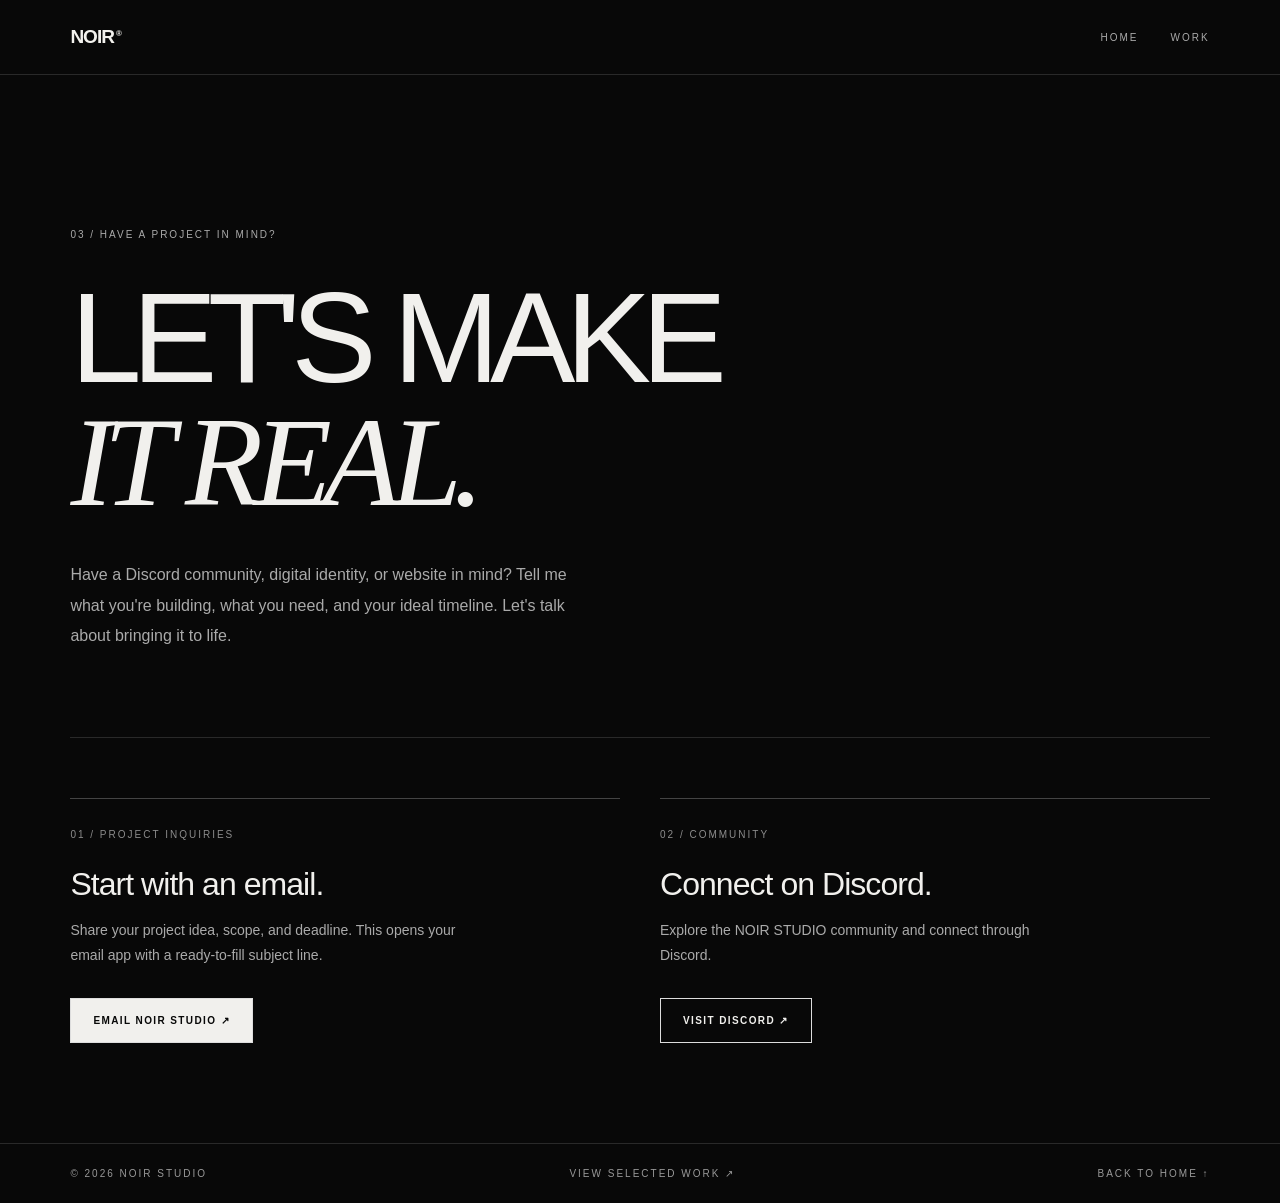
<file: contact.html>
<!DOCTYPE html>
<html lang="en">
<head>
  <meta charset="UTF-8">
  <meta name="viewport" content="width=device-width, initial-scale=1.0">
  <meta name="description" content="Contact NOIR STUDIO for Discord community design, digital graphics, and web design projects.">
  <title>Contact — NOIR STUDIO</title>
  <link rel="stylesheet" href="style.css">
  <style>
    /* Scoped contact-page styles: existing pages and stylesheet remain unchanged. */
    body.noir-contact { margin: 0; padding: 0; background: #080808; color: #f1f0ed; text-align: left; font-family: "Helvetica Neue", Arial, sans-serif; }
    .noir-contact *, .noir-contact *::before, .noir-contact *::after { box-sizing: border-box; }
    .nc-header { display: flex; justify-content: space-between; align-items: center; gap: 20px; padding: 26px 5.5%; border-bottom: 1px solid #292929; }
    .nc-brand { color: #f3f2ee; font-size: 19px; font-weight: 700; letter-spacing: -1px; text-decoration: none; }
    .nc-brand sup { font-size: 8px; vertical-align: super; margin-left: 2px; }
    .nc-nav { display: flex; flex-wrap: wrap; gap: 32px; }
    .nc-nav a, .nc-kicker, .nc-index, .nc-footer { font-size: 10px; letter-spacing: 2px; text-transform: uppercase; }
    .nc-nav a { color: #aaa; text-decoration: none; transition: color .2s; }
    .nc-nav a:hover, .nc-nav a:focus-visible { color: #fff; }
    .nc-main { width: min(1260px, 89%); margin: 0 auto; }
    .nc-intro { padding: clamp(80px, 12vw, 180px) 0 85px; border-bottom: 1px solid #292929; }
    .nc-kicker { color: #aaa; margin: 0 0 35px; }
    .nc-title { margin: 0; font-size: clamp(60px, 10vw, 152px); line-height: .98; letter-spacing: -.075em; font-weight: 400; text-transform: uppercase; }
    .nc-title em { display: block; font-family: Georgia, "Times New Roman", serif; font-weight: 400; letter-spacing: -.075em; text-transform: none; }
    .nc-description { max-width: 520px; margin: 35px 0 0; color: #aaa; font-size: 16px; line-height: 1.9; letter-spacing: 0; }
    .nc-options { display: grid; grid-template-columns: 1fr 1fr; gap: 40px; padding: 60px 0 100px; }
    .nc-card { display: flex; flex-direction: column; align-items: flex-start; min-height: 245px; padding: 30px 0 0; border-top: 1px solid #444; }
    .nc-index { color: #8c8c8c; margin: 0 0 26px; }
    .nc-card h2 { font-size: clamp(23px, 2.5vw, 36px); font-weight: 400; letter-spacing: -.03em; text-transform: none; margin: 0 0 15px; }
    .nc-card p:not(.nc-index) { color: #aaa; font-size: 14px; letter-spacing: 0; line-height: 1.8; max-width: 400px; margin: 0 0 30px; }
    .nc-action { display: inline-block; margin-top: auto; padding: 16px 22px; border: 1px solid #ddd; color: #080808; background: #f1f0ed; text-decoration: none; text-transform: uppercase; font-size: 10px; font-weight: 700; letter-spacing: 1.4px; transition: background .25s, color .25s; }
    .nc-action:hover, .nc-action:focus-visible { color: #f1f0ed; background: transparent; }
    .nc-action.secondary { background: transparent; color: #f1f0ed; }
    .nc-action.secondary:hover, .nc-action.secondary:focus-visible { background: #f1f0ed; color: #080808; }
    .nc-footer { display: flex; justify-content: space-between; gap: 20px; border-top: 1px solid #292929; padding: 24px 5.5%; color: #999; }
    .nc-footer a { color: inherit; text-decoration: none; }
    .nc-footer a:hover { color: #fff; }
    @media (max-width: 700px) { .nc-header { padding: 24px 6%; } .nc-nav { gap: 16px; } .nc-main { width: 88%; } .nc-intro { padding: 95px 0 65px; } .nc-description { font-size: 14px; } .nc-options { grid-template-columns: 1fr; gap: 50px; padding: 50px 0 70px; } .nc-card { min-height: 0; } .nc-footer { padding: 22px 6%; flex-wrap: wrap; } }
    @media (prefers-reduced-motion: reduce) { .nc-nav a, .nc-action { transition: none; } }
  </style>
</head>
<body class="noir-contact">
  <header class="nc-header">
    <a class="nc-brand" href="index.html" aria-label="NOIR STUDIO home">NOIR<sup>®</sup></a>
    <nav class="nc-nav" aria-label="Main navigation">
      <a href="index.html">Home</a>
      <a href="work.html">Work</a>
    </nav>
  </header>
  <main class="nc-main">
    <section class="nc-intro" aria-labelledby="contact-title">
      <p class="nc-kicker">03 / HAVE A PROJECT IN MIND?</p>
      <h1 class="nc-title" id="contact-title">LET'S MAKE <em>IT REAL.</em></h1>
      <p class="nc-description">Have a Discord community, digital identity, or website in mind? Tell me what you're building, what you need, and your ideal timeline. Let's talk about bringing it to life.</p>
    </section>
    <section class="nc-options" aria-label="Ways to get in touch">
      <article class="nc-card">
        <p class="nc-index">01 / PROJECT INQUIRIES</p>
        <h2>Start with an email.</h2>
        <p>Share your project idea, scope, and deadline. This opens your email app with a ready-to-fill subject line.</p>
        <a class="nc-action" href="mailto:samar.logica@gmail.com?subject=NOIR%20STUDIO%20%E2%80%94%20Project%20Inquiry">Email NOIR STUDIO ↗</a>
      </article>
      <article class="nc-card">
        <p class="nc-index">02 / COMMUNITY</p>
        <h2>Connect on Discord.</h2>
        <p>Explore the NOIR STUDIO community and connect through Discord.</p>
        <a class="nc-action secondary" href="https://discord.gg/A3uRpn9Tyr" target="_blank" rel="noopener noreferrer">Visit Discord ↗</a>
      </article>
    </section>
  </main>
  <footer class="nc-footer"><span>© 2026 NOIR STUDIO</span><a href="work.html">VIEW SELECTED WORK ↗</a><a href="index.html">BACK TO HOME ↑</a></footer>
</body>
</html>
</file>
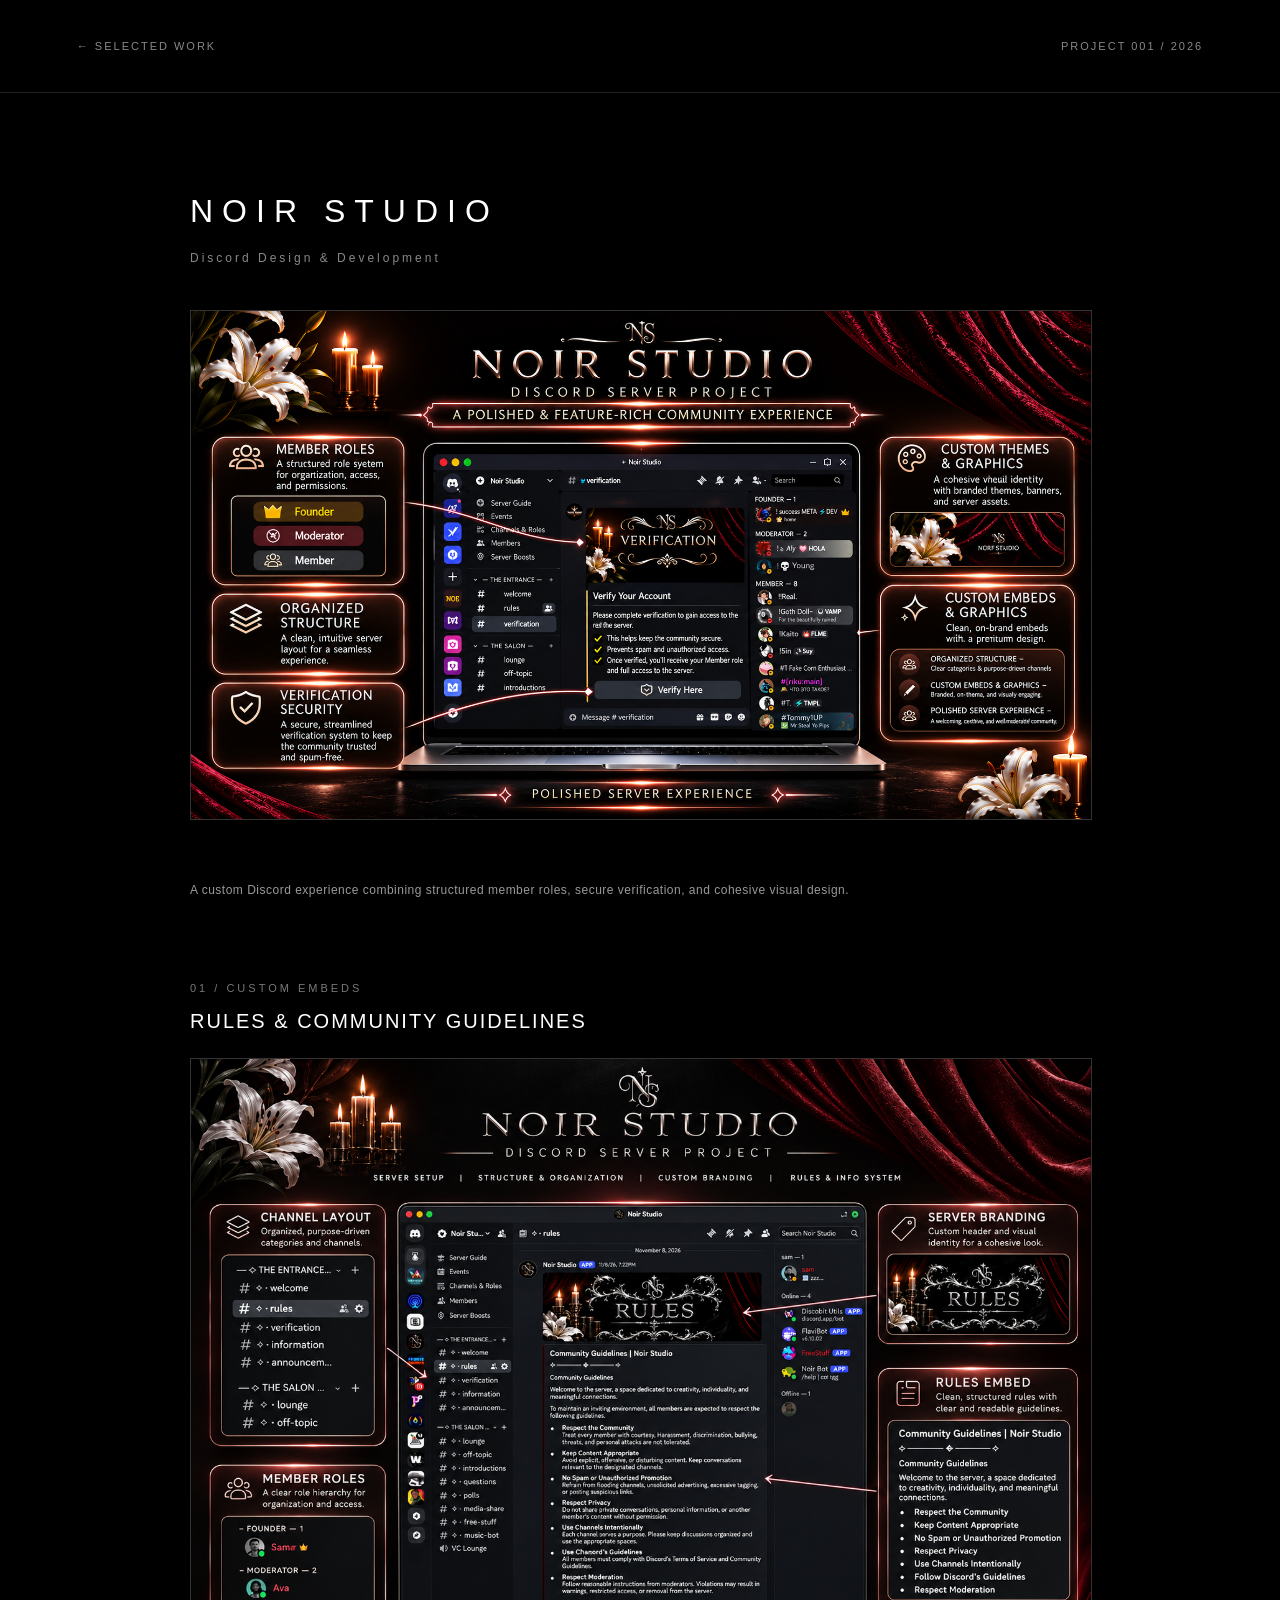
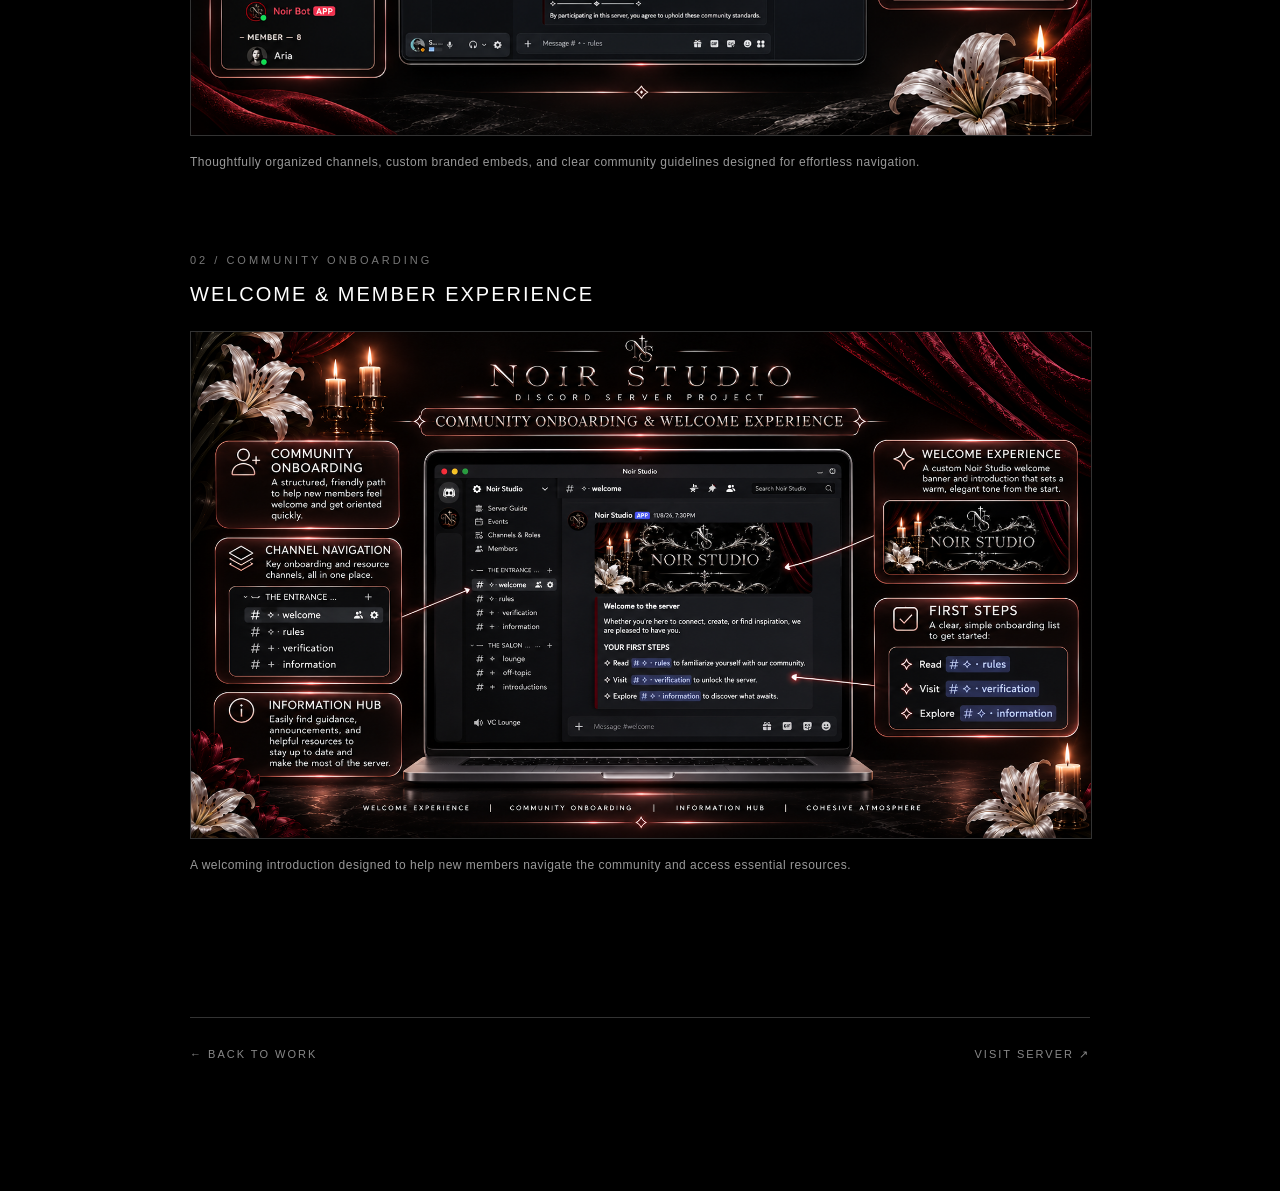
<file: noir-project.html>
<!DOCTYPE html>
<html lang="en">
<head>
    <meta charset="UTF-8">
    <meta name="viewport" content="width=device-width, initial-scale=1.0">
    <title>Noir Studio — Project Details</title>
    <link rel="stylesheet" href="style.css">
</head>

<body class="project-page">

    <header class="case-header">
        <a href="work.html" class="back-link">← SELECTED WORK</a>
        <span>PROJECT 001 / 2026</span>
    </header>

    <main class="case-study">

        <h1>NOIR STUDIO</h1>
        <p class="case-subtitle">
            Discord Design & Development
        </p>

<div class="case-hero">
    <img
        src="images/noir-hero.png"
        alt="Noir Studio server roles, verification security, custom themes and community experience"
        role="button"
        tabindex="0"
        aria-label="Enlarge Noir Studio hero image"
        onclick="openHero()"
        onkeydown="if(event.key === 'Enter' || event.key === ' ') { event.preventDefault(); openHero(); }"
    >
</div>

<p class="showcase-caption">
    A custom Discord experience combining structured member roles,
    secure verification, and cohesive visual design.
</p>

<section class="visual-gallery">
    <div class="gallery-heading">
        <span>01 / CUSTOM EMBEDS</span>
        <h2>Rules & Community Guidelines</h2>
    </div>

<img
    src="images/noir-rules.png"
    alt="Noir Studio Discord rules and community guidelines"
    class="gallery-image"
    role="button"
    tabindex="0"
    aria-label="Enlarge Rules showcase"
    onclick="openRules()"
    onkeydown="if(event.key === 'Enter' || event.key === ' ') { event.preventDefault(); openRules(); }"
>

<p class="showcase-caption">
    Thoughtfully organized channels, custom branded embeds,
    and clear community guidelines designed for effortless navigation.
</p>

<section class="visual-gallery">
    <div class="gallery-heading">
        <span>02 / COMMUNITY ONBOARDING</span>
        <h2>Welcome & Member Experience</h2>
    </div>

<img
    src="images/noir-onboarding.png"
    alt="Noir Studio community onboarding and welcome experience"
    class="gallery-image"
    role="button"
    tabindex="0"
    aria-label="Enlarge onboarding showcase"
    onclick="openOnboarding()"
    onkeydown="if(event.key === 'Enter' || event.key === ' ') { event.preventDefault(); openOnboarding(); }"
>

    <p class="showcase-caption">
        A welcoming introduction designed to help new members
        navigate the community and access essential resources.
    </p>
</section>


        <footer class="case-footer">
            <a href="work.html">← BACK TO WORK</a>
            <a href="https://discord.gg/A3uRpn9Tyr"
               target="_blank"
               rel="noopener noreferrer">
                VISIT SERVER ↗
            </a>
        </footer>

    </main>

<div id="rules-lightbox" class="showcase-lightbox"
     onclick="closeRules()"
     role="dialog"
     aria-modal="true"
     aria-label="Rules showcase"
     hidden>

    <button class="lightbox-close"
            onclick="closeRules()"
            aria-label="Close image">&times;</button>

    <img
        src="images/noir-rules.png"
        alt="Enlarged Noir Studio rules showcase"
        onclick="event.stopPropagation()"
    >
</div>

<script>
    function openRules() {
        document.getElementById("rules-lightbox").hidden = false;
        document.body.style.overflow = "hidden";
    }

    function closeRules() {
        document.getElementById("rules-lightbox").hidden = true;
        document.body.style.overflow = "";
    }

    document.addEventListener("keydown", function(event) {
        if (event.key === "Escape") closeRules();
    });
</script>

<div id="hero-lightbox"
     class="showcase-lightbox"
     role="dialog"
     aria-modal="true"
     aria-label="Noir Studio hero showcase"
     onclick="closeHero()"
     hidden>

    <button class="lightbox-close"
            onclick="closeHero()"
            aria-label="Close image">&times;</button>

    <img
        src="images/noir-hero.png"
        alt="Enlarged Noir Studio hero showcase"
        onclick="event.stopPropagation()"
    >
</div>

<script>
    function openHero() {
        document.getElementById("hero-lightbox").hidden = false;
        document.body.style.overflow = "hidden";
    }

    function closeHero() {
        document.getElementById("hero-lightbox").hidden = true;
        document.body.style.overflow = "";
    }

    document.addEventListener("keydown", function(event) {
        if (event.key === "Escape") closeHero();
    });
</script>

<!-- ONBOARDING IMAGE LIGHTBOX -->

<div id="onboarding-lightbox"
     class="showcase-lightbox"
     role="dialog"
     aria-modal="true"
     aria-label="Noir Studio onboarding showcase"
     onclick="closeOnboarding()"
     hidden>

    <button class="lightbox-close"
            onclick="closeOnboarding()"
            aria-label="Close image">&times;</button>

    <img
        src="images/noir-onboarding.png"
        alt="Enlarged Noir Studio onboarding showcase"
        onclick="event.stopPropagation()"
    >
</div>

<script>
    function openOnboarding() {
        document.getElementById("onboarding-lightbox").hidden = false;
        document.body.style.overflow = "hidden";
    }

    function closeOnboarding() {
        document.getElementById("onboarding-lightbox").hidden = true;
        document.body.style.overflow = "";
    }

    document.addEventListener("keydown", function(event) {
        if (event.key === "Escape") closeOnboarding();
    });
</script>

</body>
</html>
</file>
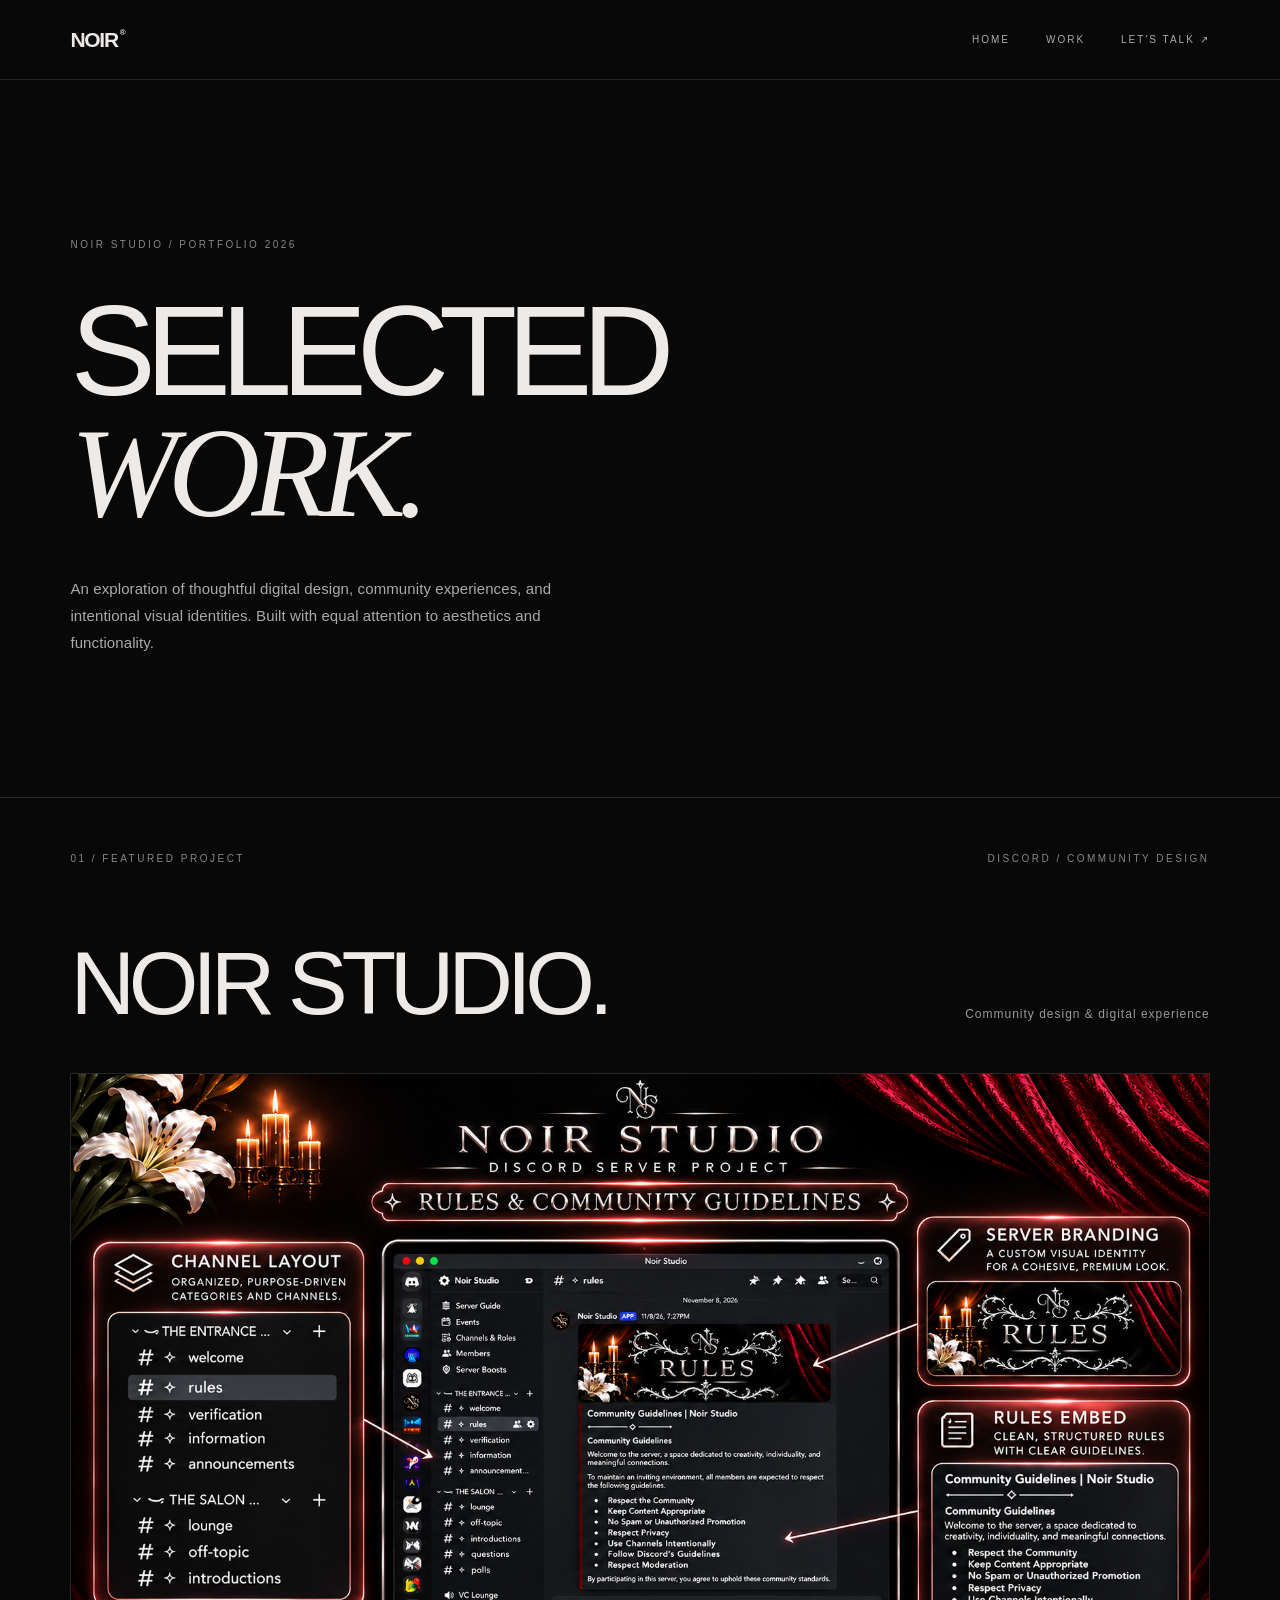
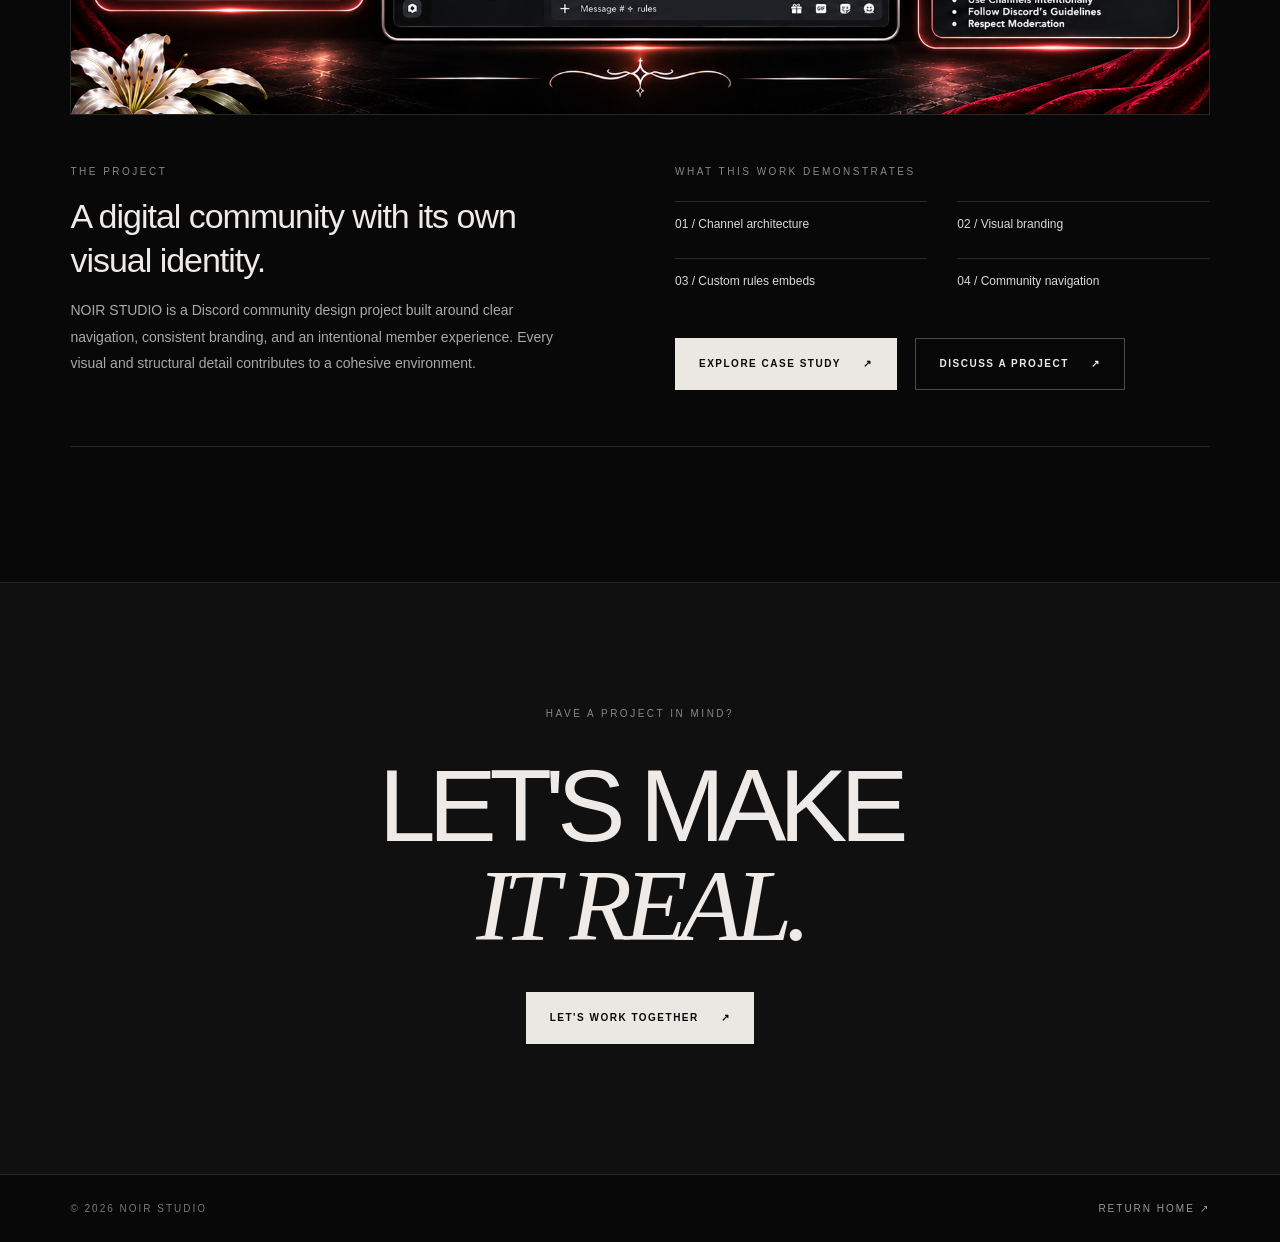
<file: work.html>
<!DOCTYPE html>
<html lang="en">
<head>
  <meta charset="UTF-8">
  <meta name="viewport" content="width=device-width, initial-scale=1.0">
  <meta name="description" content="Explore selected Discord design and digital experience work from NOIR STUDIO.">
  <title>Selected Work | NOIR STUDIO</title>
  <link rel="stylesheet" href="style.css?v=2">
  <style>
    /* Portfolio-specific styling. Existing site pages remain unchanged. */
    * { box-sizing: border-box; }
    html { scroll-behavior: smooth; }
    body.noir-work { margin: 0; padding: 0; background: #080808; color: #eeeae7; text-align: left; font-family: "Helvetica Neue", Arial, sans-serif; }
    .noir-work a { color: inherit; }
    .nw-wrap { width: min(1360px, calc(100% - 11%)); margin: auto; }
    .nw-header { height: 80px; display: flex; align-items: center; justify-content: space-between; border-bottom: 1px solid #222; padding: 0 5.5%; }
    .nw-logo { font-size: 21px; font-weight: 700; letter-spacing: -.06em; text-decoration: none; }
    .nw-logo sup { font-size: 8px; position: relative; top: -.5em; margin-left: 2px; }
    .nw-nav { display: flex; gap: 36px; align-items: center; }
    .nw-nav a { font-size: 10px; letter-spacing: 2px; text-decoration: none; color: #aaa; transition: color .2s; }
    .nw-nav a:hover, .nw-nav a:focus-visible { color: #fff; }
    .nw-hero { padding-top: clamp(100px, 12vw, 185px); padding-bottom: clamp(90px, 11vw, 155px); }
    .nw-eyebrow, .nw-kicker { color: #878787; font-size: 10px; letter-spacing: 2.5px; text-transform: uppercase; }
    .nw-hero h1 { font-size: clamp(58px, 10vw, 150px); line-height: .96; letter-spacing: -.08em; font-weight: 400; text-transform: none; margin: 38px 0 40px; }
    .nw-hero h1 em, .nw-outro h2 em { display: block; font-family: Georgia, "Times New Roman", serif; font-weight: 400; letter-spacing: -.07em; }
    .nw-intro { max-width: 520px; color: #aaa; font-size: 15px; line-height: 1.8; letter-spacing: .1px; text-align: left; margin: 0; }
    .nw-project { border-top: 1px solid #2b2b2b; padding: 55px 0 135px; }
    .nw-meta { display: flex; justify-content: space-between; gap: 18px; }
    .nw-heading { margin: 75px 0 28px; display: flex; flex-wrap: wrap; align-items: flex-end; justify-content: space-between; gap: 25px; }
    .nw-heading h2 { font-size: clamp(48px, 7vw, 102px); line-height: 1; letter-spacing: -.07em; font-weight: 400; margin: 0; text-transform: none; }
    .nw-heading p { margin: 0 0 8px; color: #999; font-size: 12px; letter-spacing: 1px; }
    .nw-visual { display: block; width: 100%; padding: 0; border: 1px solid #282828; cursor: zoom-in; background: #151515; margin: 44px 0 0; overflow: hidden; }
    .nw-visual img { display: block; width: 100%; height: auto; transition: transform .5s ease; }
    .nw-visual:hover img { transform: scale(1.012); }
    .nw-details { display: grid; grid-template-columns: 1fr 1fr; gap: 70px; padding: 46px 0 55px; border-bottom: 1px solid #292929; }
    .nw-details h3 { font-size: clamp(22px, 3vw, 34px); line-height: 1.3; font-weight: 400; letter-spacing: -.03em; margin: 15px 0; }
    .nw-details p { color: #a9a9a9; font-size: 14px; letter-spacing: 0; line-height: 1.9; max-width: 510px; text-align: left; }
    .nw-capabilities { display: grid; grid-template-columns: 1fr 1fr; gap: 12px 30px; padding-top: 22px; }
    .nw-capabilities span { font-size: 12px; color: #dadada; padding: 15px 0; border-top: 1px solid #292929; }
    .nw-actions { display: flex; flex-wrap: wrap; gap: 18px; margin-top: 35px; }
    .nw-primary, .nw-secondary { display: inline-flex; align-items: center; justify-content: center; gap: 22px; min-height: 52px; padding: 15px 24px; text-decoration: none; font-size: 10px; font-weight: 600; letter-spacing: 1.5px; transition: background .25s, color .25s; }
    .nw-primary { background: #ebe8e3; color: #080808 !important; }
    .nw-primary:hover { background: #bbb7b1; }
    .nw-secondary { border: 1px solid #4a4a4a; color: #dedede; }
    .nw-secondary:hover { background: #202020; }
    .nw-outro { border-top: 1px solid #242424; padding: 120px 20px 130px; text-align: center; background: #101010; }
    .nw-outro h2 { margin: 35px 0; font-size: clamp(56px, 8vw, 110px); font-weight: 400; letter-spacing: -.07em; line-height: .98; text-transform: none; }
    .nw-outro h2 em { font-style: italic; }
    .nw-footer { border-top: 1px solid #252525; display: flex; justify-content: space-between; padding: 28px 5.5%; gap: 20px; color: #777; font-size: 10px; letter-spacing: 2px; }
    .nw-footer a { color: #999; text-decoration: none; }
    .nw-lightbox[hidden] { display: none; }
    .nw-lightbox { position: fixed; inset: 0; z-index: 9999; display: flex; align-items: center; justify-content: center; background: rgba(0,0,0,.96); padding: 60px 20px 25px; }
    .nw-lightbox img { max-width: 95vw; max-height: 88vh; object-fit: contain; }
    .nw-close { position: absolute; right: 24px; top: 14px; border: 0; background: transparent; color: #fff; font-size: 36px; cursor: pointer; padding: 8px 14px; }
    .noir-work :focus-visible { outline: 2px solid #eee; outline-offset: 5px; }
    @media (max-width: 700px) {
      .nw-header { height: 68px; padding: 0 6%; }
      .nw-wrap { width: 88%; }
      .nw-nav { gap: 16px; }
      .nw-nav a { font-size: 9px; letter-spacing: 1px; }
      .nw-hero { padding-top: 90px; padding-bottom: 90px; }
      .nw-hero h1 { margin: 25px 0; }
      .nw-project { padding: 35px 0 85px; }
      .nw-heading { margin-top: 55px; }
      .nw-details { grid-template-columns: 1fr; gap: 28px; }
      .nw-capabilities { grid-template-columns: 1fr; gap: 0; }
      .nw-outro { padding: 90px 6%; }
      .nw-footer { flex-wrap: wrap; }
    }
    @media (prefers-reduced-motion: reduce) { html { scroll-behavior: auto; } .nw-visual img { transition: none; } }
  </style>
</head>
<body class="noir-work">
  <header class="nw-header">
    <a href="index.html" class="nw-logo" aria-label="Noir Studio home">NOIR<sup>®</sup></a>
    <nav class="nw-nav" aria-label="Main navigation">
      <a href="index.html">HOME</a>
      <a href="#selected-work">WORK</a>
      <a href="contact.html">LET'S TALK ↗</a>
    </nav>
  </header>
  <main>
    <section class="nw-wrap nw-hero">
      <span class="nw-eyebrow">NOIR STUDIO / PORTFOLIO 2026</span>
      <h1>SELECTED <em>WORK.</em></h1>
      <p class="nw-intro">An exploration of thoughtful digital design, community experiences, and intentional visual identities. Built with equal attention to aesthetics and functionality.</p>
    </section>
    <section class="nw-project" id="selected-work" aria-labelledby="featured-title">
      <div class="nw-wrap">
        <div class="nw-meta"><span class="nw-kicker">01 / FEATURED PROJECT</span><span class="nw-kicker">DISCORD / COMMUNITY DESIGN</span></div>
        <div class="nw-heading"><h2 id="featured-title">NOIR STUDIO.</h2><p>Community design & digital experience</p></div>
        <button class="nw-visual" id="open-showcase" type="button" aria-label="Enlarge NOIR STUDIO project image">
          <img src="images/noir-studio-showcase.png" alt="NOIR STUDIO Discord server showcase displaying branded guidelines, channel structure, and visual design">
        </button>
        <div class="nw-details">
          <div>
            <span class="nw-kicker">THE PROJECT</span>
            <h3>A digital community with its own visual identity.</h3>
            <p>NOIR STUDIO is a Discord community design project built around clear navigation, consistent branding, and an intentional member experience. Every visual and structural detail contributes to a cohesive environment.</p>
          </div>
          <div>
            <span class="nw-kicker">WHAT THIS WORK DEMONSTRATES</span>
            <div class="nw-capabilities">
              <span>01 / Channel architecture</span>
              <span>02 / Visual branding</span>
              <span>03 / Custom rules embeds</span>
              <span>04 / Community navigation</span>
            </div>
            <div class="nw-actions">
              <a class="nw-primary" href="noir-project.html">EXPLORE CASE STUDY <span aria-hidden="true">↗</span></a>
              <a class="nw-secondary" href="contact.html">DISCUSS A PROJECT <span aria-hidden="true">↗</span></a>
            </div>
          </div>
        </div>
      </div>
    </section>
    <section class="nw-outro">
      <span class="nw-kicker">HAVE A PROJECT IN MIND?</span>
      <h2>LET'S MAKE <em>IT REAL.</em></h2>
      <a href="contact.html" class="nw-primary">LET'S WORK TOGETHER <span aria-hidden="true">↗</span></a>
    </section>
  </main>
  <footer class="nw-footer"><span>© 2026 NOIR STUDIO</span><a href="index.html">RETURN HOME ↗</a></footer>
  <div class="nw-lightbox" id="showcase-lightbox" role="dialog" aria-modal="true" aria-label="Enlarged NOIR STUDIO showcase" hidden>
    <button class="nw-close" id="close-showcase" type="button" aria-label="Close enlarged image">&times;</button>
    <img src="images/noir-studio-showcase.png" alt="Enlarged NOIR STUDIO Discord design showcase">
  </div>
  <script>
    const openButton = document.getElementById('open-showcase');
    const lightbox = document.getElementById('showcase-lightbox');
    const closeButton = document.getElementById('close-showcase');
    function closeShowcase() { lightbox.hidden = true; document.body.style.overflow = ''; openButton.focus(); }
    openButton.addEventListener('click', () => { lightbox.hidden = false; document.body.style.overflow = 'hidden'; closeButton.focus(); });
    closeButton.addEventListener('click', closeShowcase);
    lightbox.addEventListener('click', (event) => { if (event.target === lightbox) closeShowcase(); });
    document.addEventListener('keydown', (event) => { if (event.key === 'Escape' && !lightbox.hidden) closeShowcase(); });
  </script>
</body>
</html>
</file>
<file: style.css>
body {
        background-color: black;
        color: white;
        text-align: center;
        font-family: Arial, sans-serif;
        padding-top: 100px;
    }
    p {
        color: #B0B0B0;
        font-size: 16px;
        letter-spacing: 2px;
    }
    button {
        background-color: #1a1a1a;
        color: white;
        border: 1px solid #666666;
        padding: 14px 30px;
        font-size: 14px;
        letter-spacing: 1px;
        cursor: pointer;
        margin-top: 25px;
    transition: background-color 0.3s ease;
}
button:hover {
    background-color: #444444;
}
#portfolio {
    margin-top: 150px;
    min-height: 100vh;
}
h1 {
    font-family: "Helvetica Neue", Arial, sans-serif;
    font-size: 28px;
    font-weight: 300;
    letter-spacing: 9px;
    text-transform: uppercase;
}
h2 { 
    font-family: "Helvetica Neue", Arial, sans-serif;
    font-size: 23px;
    font-weight: 200;
    letter-spacing: 5px;
    text-transform: uppercase;
}
.social-links {
    margin-top: 35px;
    display: flex;
    justify-content: center;
    align-items: center;
    gap: 25px;
}

.social-links a {
    color: #888888;
    text-decoration: none;
    font-family: "Helvetica Neue", Arial, sans-serif;
    font-size: 11px;
    font-weight: 300;
    letter-spacing: 3px;
    transition: color 0.3s ease;
}

.social-links a:hover {
    color: #FFFFFF;
}

.social-links span {
    color: #444444;
    font-size: 12px;
}
.main-buttons {
    display: flex;
    justify-content: center;
    align-items: center;
    gap: 15px;
}
.social-links a {
    display: inline-flex;
    align-items: center;
    justify-content: center;
    gap: 8px;
}

.social-links .social-icon {
    width: 14px;
    height: 14px;
    display: inline-block;
    flex-shrink: 0;
}

.social-links svg {
    width: 14px;
    height: 14px;
    stroke-width: 1.5;
    flex-shrink: 0;
}

.work-gallery {
    margin-top: 150px;
    padding: 40px 30px;
}

.project {
    max-width: 900px;
    margin: 0 auto;
    text-align: left;
}

.project-number {
    display: block;
    color: #777777;
    font-family: "Helvetica Neue", Arial, sans-serif;
    font-size: 11px;
    font-weight: 300;
    letter-spacing: 3px;
    margin-bottom: 30px;
}

.project h2 {
    font-size: 24px;
    font-weight: 300;
    letter-spacing: 6px;
}

.project p {
    color: #999999;
    font-size: 13px;
    letter-spacing: 2px;
}

.project-preview {
    width: 100%;
    height: auto;
    margin-top: 40px;
    border: none;
    background: transparent;
    display: block;
    overflow: hidden;
}
.project-preview img {
    width: 100%;
    height: 100%;
    object-fit: contain;
    display: block;
}

.project-preview span {
    color: #555555;
    font-family: "Helvetica Neue", Arial, sans-serif;
    font-size: 11px;
    font-weight: 300;
    letter-spacing: 3px;
}


.project-preview a {
    display: flex;
    align-items: center;
    justify-content: center;
    width: 100%;
    height: 100%;
    min-width: 0;
    overflow: hidden;
    cursor: zoom-in;
}

.project-preview .showcase-thumbnail {
    display: block;
    width: 100%;
    height: auto;
    max-width: 100%;
    object-fit: contain;
    cursor: zoom-in;
}


/* NOIR STUDIO — PROJECT DETAILS */

.project-page {
    padding: 0;
    margin: 0;
    min-height: 100vh;
    background-color: #000000;
    color: #FFFFFF;
    font-family: "Helvetica Neue", Arial, sans-serif;
    text-align: left;
}

.case-header {
    display: flex;
    justify-content: space-between;
    align-items: center;
    padding: 40px 6%;
    border-bottom: 1px solid #222222;
}

.case-header a,
.case-header span {
    color: #888888;
    font-size: 11px;
    font-weight: 300;
    letter-spacing: 2px;
    text-decoration: none;
}

.case-study {
    max-width: 900px;
    margin: 100px auto;
    padding: 0 30px;
}

.case-study h1 {
    text-align: left;
    font-size: 32px;
    font-weight: 200;
    letter-spacing: 9px;
}

.case-subtitle {
    text-align: left;
    color: #888888;
    font-size: 12px;
    letter-spacing: 3px;
    margin-top: 20px;
}

.case-section {
    margin-top: 120px;
    padding-top: 25px;
    border-top: 1px solid #333333;
}

.case-label {
    display: block;
    color: #666666;
    font-size: 10px;
    letter-spacing: 3px;
    margin-bottom: 35px;
}

.case-section > p {
    max-width: 600px;
    color: #AAAAAA;
    font-size: 14px;
    font-weight: 300;
    line-height: 2;
    letter-spacing: 1px;
    text-align: left;
}

.case-features {
    display: grid;
    grid-template-columns: repeat(2, 1fr);
    gap: 25px;
}

.case-features p {
    color: #AAAAAA;
    font-size: 12px;
    font-weight: 300;
    letter-spacing: 1px;
    text-align: left;
}

.case-footer {
    display: flex;
    justify-content: space-between;
    margin-top: 140px;
    padding: 30px 0;
    border-top: 1px solid #333333;
}

.case-footer a {
    color: #888888;
    font-size: 11px;
    letter-spacing: 2px;
    text-decoration: none;
    transition: color 0.3s ease;
}

.case-footer a:hover,
.case-header a:hover {
    color: #FFFFFF;
}

.view-project {
    display: inline-block;
    margin-top: 10px;
    color: #888888;
    font-family: "Helvetica Neue", Arial, sans-serif;
    font-size: 11px;
    font-weight: 300;
    letter-spacing: 3px;
    text-decoration: none;
    transition: color 0.3s ease;
}

.view-project:hover {
    color: #FFFFFF;
}

/* RESPONSIVE DESIGN — TABLETS & PHONES */

@media (max-width: 768px) {

    body {
        padding-top: 60px;
    }

    h1 {
        font-size: 22px;
        letter-spacing: 5px;
    }

    h2 {
        font-size: 18px;
        letter-spacing: 4px;
    }

    .main-buttons {
        flex-wrap: wrap;
        gap: 12px;
    }

    .social-links {
        flex-wrap: wrap;
        gap: 18px;
    }

    .work-gallery {
        margin-top: 90px;
        padding: 20px;
    }

    .project-preview {
        height: 250px;
    }

    .case-header {
        padding: 25px 20px;
    }

    .case-study {
        margin: 60px auto;
        padding: 0 20px;
    }

    .case-study h1 {
        font-size: 24px;
        letter-spacing: 5px;
    }

    .case-section {
        margin-top: 75px;
    }

    .case-features {
        grid-template-columns: 1fr;
        gap: 15px;
    }

    .case-footer {
        flex-wrap: wrap;
        gap: 25px;
    }

    .project-page {
        padding-top: 0;
    }
}

/* MOBILE HOMEPAGE ALIGNMENT */

@media (max-width: 768px) {
    body:not(.project-page):has(.main-buttons) {
        min-height: 100vh;
        min-height: 100dvh;
        box-sizing: border-box;
        padding: 24px 16px;
        display: flex;
        flex-direction: column;
        align-items: center;
        justify-content: center;
    }

    body:not(.project-page):has(.main-buttons) h1 {
        margin-top: 0;
    }
}

/* REFINED INTERACTIONS */

.view-project,
.back-link,
.case-footer a {
    transition: color 0.3s ease, opacity 0.3s ease;
}

.view-project:hover,
.back-link:hover,
.case-footer a:hover {
    color: #FFFFFF;
}

.view-project:focus-visible,
.back-link:focus-visible,
.case-footer a:focus-visible {
    outline: 1px solid #888888;
    outline-offset: 6px;
}

@media (prefers-reduced-motion: reduce) {
    .view-project,
    .back-link,
    .case-footer a {
        transition: none;
    }
}

/* VIEW PROJECT — FINAL HOVER */

a.view-project {
    color: #888888;
    text-decoration: none;
    transition: color 0.3s ease;
}

a.view-project:hover {
    color: #FFFFFF;
}

/* NOIR STUDIO — PORTFOLIO PAGE */

.portfolio-page {
    margin: 0;
    padding: 0;
    min-height: 100vh;
    background-color: #000000;
    color: #FFFFFF;
    font-family: "Helvetica Neue", Arial, sans-serif;
    text-align: left;
}

.portfolio-header {
    display: flex;
    justify-content: space-between;
    align-items: center;
    padding: 40px 6%;
    border-bottom: 1px solid #222222;
}

.portfolio-header a,
.portfolio-header span {
    color: #888888;
    font-size: 11px;
    font-weight: 300;
    letter-spacing: 2px;
    text-decoration: none;
}

.portfolio-content {
    max-width: 900px;
    margin: 100px auto;
    padding: 0 30px;
}

.portfolio-content h1 {
    text-align: left;
    font-size: 32px;
    font-weight: 200;
    letter-spacing: 9px;
}

.portfolio-subtitle {
    color: #888888;
    font-size: 12px;
    font-weight: 300;
    letter-spacing: 3px;
    text-align: left;
    margin-top: 20px;
}

.portfolio-section {
    margin-top: 120px;
    padding-top: 25px;
    border-top: 1px solid #333333;
}

.portfolio-label {
    display: block;
    color: #666666;
    font-size: 10px;
    letter-spacing: 3px;
    margin-bottom: 35px;
}

.portfolio-services {
    display: grid;
    grid-template-columns: 1fr 1fr;
    gap: 25px;
}

.portfolio-services p,
.portfolio-section > p {
    color: #AAAAAA;
    font-size: 13px;
    font-weight: 300;
    line-height: 2;
    letter-spacing: 1px;
    text-align: left;
}

.portfolio-project-link {
    color: #AAAAAA;
    font-size: 12px;
    font-weight: 300;
    letter-spacing: 2px;
    text-decoration: none;
}

.portfolio-footer {
    display: flex;
    justify-content: space-between;
    gap: 20px;
    margin-top: 140px;
    padding: 30px 0;
    border-top: 1px solid #333333;
}

.portfolio-footer a {
    color: #888888;
    font-size: 11px;
    letter-spacing: 2px;
    text-decoration: none;
}

.portfolio-header a,
.portfolio-project-link,
.portfolio-footer a {
    transition: color 0.3s ease;
}

.portfolio-header a:hover,
.portfolio-project-link:hover,
.portfolio-footer a:hover {
    color: #FFFFFF;
}

/* PORTFOLIO — MOBILE */

@media (max-width: 768px) {
    .portfolio-page {
        padding-top: 0;
    }

    .portfolio-header {
        padding: 25px 20px;
        gap: 15px;
    }

    .portfolio-content {
        margin: 60px auto;
        padding: 0 20px;
    }

    .portfolio-content h1 {
        font-size: 24px;
        letter-spacing: 5px;
    }

    .portfolio-section {
        margin-top: 75px;
    }

    .portfolio-services {
        grid-template-columns: 1fr;
        gap: 15px;
    }

    .portfolio-footer {
        flex-wrap: wrap;
        gap: 25px;
    }
}

/* NOIR STUDIO IMAGE LIGHTBOX */

.showcase-thumbnail {
    cursor: zoom-in;
}

.showcase-lightbox {
    position: fixed;
    inset: 0;
    z-index: 9999;
    background: rgba(0, 0, 0, 0.94);
    display: flex;
    align-items: center;
    justify-content: center;
    padding: 40px;
    box-sizing: border-box;
}

.showcase-lightbox[hidden] {
    display: none;
}

.showcase-lightbox img {
    max-width: 95%;
    max-height: 90vh;
    width: auto;
    height: auto;
    object-fit: contain;
}

.lightbox-close {
    position: absolute;
    top: 20px;
    right: 30px;
    color: white;
    background: none;
    border: none;
    font-size: 36px;
    cursor: pointer;
}

@media (max-width: 768px) {
    .showcase-lightbox {
        padding: 15px;
    }

    .showcase-lightbox img {
        max-width: 100%;
        max-height: 85vh;
    }
}

/* NOIR STUDIO PROJECT HERO */

.case-hero {
    width: 100%;
    margin-top: 45px;
    margin-bottom: 60px;
}

.case-hero img {
    display: block;
    width: 100%;
    height: auto;
    border: 1px solid #333333;
}

/* NOIR STUDIO VISUAL GALLERY */

.visual-gallery {
    width: 100%;
    margin: 80px 0;
}

.gallery-heading {
    margin-bottom: 25px;
}

.gallery-heading span {
    display: block;
    font-size: 11px;
    letter-spacing: 3px;
    color: #777777;
    margin-bottom: 12px;
}

.gallery-heading h2 {
    font-size: 20px;
    font-weight: 300;
    letter-spacing: 2px;
}

.gallery-image {
    display: block;
    width: 100%;
    height: auto;
    border: 1px solid #333333;
}

.case-hero img {
    cursor: zoom-in;
}

/* PROJECT IMAGE CAPTIONS */

.showcase-caption {
    margin-top: 16px;
    color: #999999;
    font-size: 12px;
    font-weight: 300;
    line-height: 1.8;
    letter-spacing: 0.5px;
    text-align: left;
}

/* HOMEPAGE CONTACT SECTION */

.contact-section {
    width: 100%;
    max-width: 700px;
    margin: 90px auto 70px;
    padding: 0 30px;
    box-sizing: border-box;
    text-align: center;
}

.contact-divider {
    width: 100%;
    height: 1px;
    background: #333333;
    margin-bottom: 65px;
}

.contact-section .contact-label {
    color: #888888;
    font-size: 11px;
    letter-spacing: 3px;
    margin-bottom: 20px;
}

.contact-section h2 {
    color: #eeeeee;
    font-size: 24px;
    font-weight: 300;
    letter-spacing: 5px;
    margin-bottom: 35px;
}

.contact-button {
    display: inline-block;
    padding: 16px 38px;
    border: 1px solid #888888;
    color: #eeeeee;
    background: #171717;
    text-decoration: none;
    font-size: 12px;
    letter-spacing: 2px;
    transition: 0.3s ease;
}

.contact-button:hover {
    background: #eeeeee;
    color: #000000;
    border-color: #eeeeee;
}

/* ==========================================================
   NOIR STUDIO — NEW HOMEPAGE (scoped; other pages unchanged)
   ========================================================== */
html { scroll-behavior: smooth; }
body.home-page, body.home-page:has(.main-buttons) {
  margin: 0; padding: 0; min-height: 100%; display: block;
  background: #080808; color: #f1f0ed; text-align: left;
  font-family: "Helvetica Neue", Helvetica, Arial, sans-serif;
  -webkit-font-smoothing: antialiased;
}
.home-page * { box-sizing: border-box; }
.home-page a { color: inherit; text-decoration: none; }
.home-page a:focus-visible { outline: 1px solid #f1f0ed; outline-offset: 6px; }
.home-page .home-nav { min-height: 83px; padding: 0 5.5%; display: flex; justify-content: space-between; align-items: center; border-bottom: 1px solid #252525; }
.home-page .home-wordmark { font-size: 24px; letter-spacing: -2px; font-weight: 700; }
.home-page .home-wordmark span { font-size: 9px; letter-spacing: 0; vertical-align: top; margin-left: 3px; }
.home-page .home-nav nav { display: flex; align-items: center; gap: clamp(18px, 3.5vw, 54px); }
.home-page .home-nav nav a { font-size: 10px; letter-spacing: 2px; color: #aaa; transition: color .2s; }
.home-page .home-nav nav a:hover { color: #fff; }
.home-page .home-nav nav .nav-contact { color: #f1f0ed; }
.home-page .home-hero { min-height: min(850px, 92vh); display: flex; flex-direction: column; justify-content: space-between; position: relative; padding: clamp(100px, 12vw, 165px) 5.5% 28px; overflow: hidden; }
.home-page .home-hero::before { content: ""; position: absolute; width: 45vw; height: 45vw; right: -17%; top: -35%; background: radial-gradient(circle, #3c3a3a2b 0%, transparent 65%); pointer-events: none; }
.home-page .hero-inner { max-width: 1100px; position: relative; z-index: 1; animation: home-rise .8s ease both; }
.home-page .eyebrow { color: #b2b0ad; font-size: 10px; letter-spacing: 3px; line-height: 1.8; margin: 0 0 35px; }
.home-page .status-dot { display: inline-block; width: 6px; height: 6px; background: #c1bfba; border-radius: 50%; margin-right: 10px; vertical-align: middle; }
.home-page h1, .home-page h2, .home-page h3 { text-transform: none; }
.home-page .home-hero h1 { font-family: "Helvetica Neue", Helvetica, Arial, sans-serif; font-size: clamp(62px, 10vw, 154px); line-height: .91; letter-spacing: -.085em; font-weight: 500; margin: 0; }
.home-page h1 em, .home-page h2 em { font-family: Georgia, "Times New Roman", serif; font-weight: 400; letter-spacing: -.075em; }
.home-page .hero-description { max-width: 430px; font-size: clamp(14px, 1.5vw, 17px); line-height: 1.8; letter-spacing: .1px; color: #aaa; margin: 40px 0 30px; }
.home-page .hero-actions { display: flex; gap: 30px; align-items: center; flex-wrap: wrap; }
.home-page .home-primary-button { background: #eeeae4; color: #080808; padding: 20px 25px; display: inline-flex; justify-content: space-between; align-items: center; min-width: 225px; gap: 25px; font-size: 10px; font-weight: 600; letter-spacing: 1.5px; transition: background .25s, transform .25s; }
.home-page .home-primary-button:hover { background: #fff; transform: translateY(-3px); }
.home-page .home-text-link { color: #c5c5c5; font-size: 10px; letter-spacing: 1.5px; border-bottom: 1px solid #777; padding: 14px 0; }
.home-page .home-text-link:hover { color: #fff; }
.home-page .hero-bottom { display: flex; justify-content: space-between; width: 100%; color: #888; font-size: 10px; letter-spacing: 2px; margin-top: 90px; }
.home-page .home-section { padding: 105px 5.5% 120px; border-top: 1px solid #292929; }
.home-page .section-topline { display: flex; justify-content: space-between; color: #858585; font-size: 10px; letter-spacing: 2px; margin-bottom: 65px; }
.home-page .feature-intro { display: flex; align-items: end; justify-content: space-between; gap: 20px; margin-bottom: 55px; }
.home-page .home-section h2 { font-size: clamp(46px, 7vw, 98px); font-weight: 400; line-height: 1.02; letter-spacing: -.075em; margin: 0; }
.home-page .section-arrow-link { font-size: 10px; letter-spacing: 1.5px; border-bottom: 1px solid #888; padding-bottom: 10px; flex-shrink: 0; }
.home-page .featured-card { display: block; }
.home-page .featured-image { width: 100%; aspect-ratio: 16 / 8.4; background: #141414; overflow: hidden; border: 1px solid #262626; }
.home-page .featured-image img { display: block; width: 100%; height: 100%; object-fit: contain; transition: transform .6s ease; }
.home-page .featured-card:hover .featured-image img { transform: scale(1.025); }
.home-page .featured-caption { display: flex; justify-content: space-between; align-items: center; padding: 25px 0; border-bottom: 1px solid #292929; }
.home-page .featured-kicker { font-size: 9px; color: #8b8b8b; letter-spacing: 1.8px; }
.home-page .featured-caption h3 { margin: 12px 0 0; font-size: clamp(19px, 2vw, 27px); letter-spacing: -.8px; font-weight: 400; }
.home-page .featured-arrow { font-size: 30px; }
.home-page .services-layout { display: grid; grid-template-columns: 1fr 1fr; gap: 9%; }
.home-page .services-lead { font-size: 15px; line-height: 1.8; letter-spacing: .1px; max-width: 330px; color: #9d9d9d; margin-top: 25px; }
.home-page .service-item { display: grid; grid-template-columns: 35px 1fr; gap: 20px; border-top: 1px solid #353535; padding: 30px 0 38px; }
.home-page .service-item > span { font-size: 10px; color: #888; padding-top: 6px; }
.home-page .service-item h3 { font-size: clamp(16px, 1.8vw, 23px); font-weight: 400; letter-spacing: -.4px; margin: 0; }
.home-page .service-item p { color: #949494; font-size: 13px; line-height: 1.8; letter-spacing: .1px; margin: 15px 0 0; max-width: 440px; }
.home-page .home-contact { text-align: center; padding: 120px 20px 140px; border-top: 1px solid #292929; background: #101010; }
.home-page .home-contact h2 { font-size: clamp(68px, 11vw, 150px); line-height: .95; font-weight: 400; letter-spacing: -.085em; margin: 0 0 45px; }
.home-page .home-contact .home-primary-button { margin: 0 auto; }
.home-page .home-footer { display: flex; justify-content: space-between; flex-wrap: wrap; gap: 24px; padding: 35px 5.5%; color: #8d8d8d; font-size: 9px; letter-spacing: 1.8px; }
.home-page .home-footer div { display: flex; gap: 28px; }
.home-page .home-footer a:hover { color: #fff; }
@keyframes home-rise { from { opacity: 0; transform: translateY(25px); } to { opacity: 1; transform: translateY(0); } }
@media (max-width: 768px) {
  body.home-page { display: block; padding: 0; min-height: 100%; }
  .home-page .home-nav { min-height: 72px; padding: 0 6%; }
  .home-page .home-nav nav { gap: 16px; }
  .home-page .home-nav nav a { font-size: 9px; letter-spacing: .5px; }
  .home-page .home-nav nav a:nth-child(2) { display: none; }
  .home-page .home-hero { padding: 105px 6% 25px; min-height: 75vh; }
  .home-page .home-hero h1 { font-size: clamp(46px, 10.7vw, 80px); letter-spacing: -.075em; }
  .home-page .hero-description { margin-top: 32px; }
  .home-page .hero-bottom { margin-top: 90px; gap: 20px; font-size: 8px; }
  .home-page .home-section { padding: 80px 6%; }
  .home-page .section-topline { margin-bottom: 45px; font-size: 9px; }
  .home-page .feature-intro { display: block; }
  .home-page .section-arrow-link { display: inline-block; margin-top: 30px; }
  .home-page .featured-image { aspect-ratio: 4 / 3; }
  .home-page .services-layout { grid-template-columns: 1fr; gap: 35px; }
  .home-page .home-contact { padding: 100px 6%; }
  .home-page .home-contact h2 { font-size: clamp(57px, 12vw, 94px); }
  .home-page .home-footer { line-height: 2; }
}
@media (max-width: 400px) {
  .home-page .home-nav nav { gap: 12px; }
  .home-page .home-wordmark { font-size: 21px; }
  .home-page .hero-actions { align-items: stretch; flex-direction: column; gap: 15px; }
  .home-page .home-text-link { align-self: flex-start; }
}
@media (prefers-reduced-motion: reduce) {
  html { scroll-behavior: auto; }
  .home-page .hero-inner { animation: none; }
  .home-page .featured-image img, .home-page .home-primary-button { transition: none; }
}
</file>
